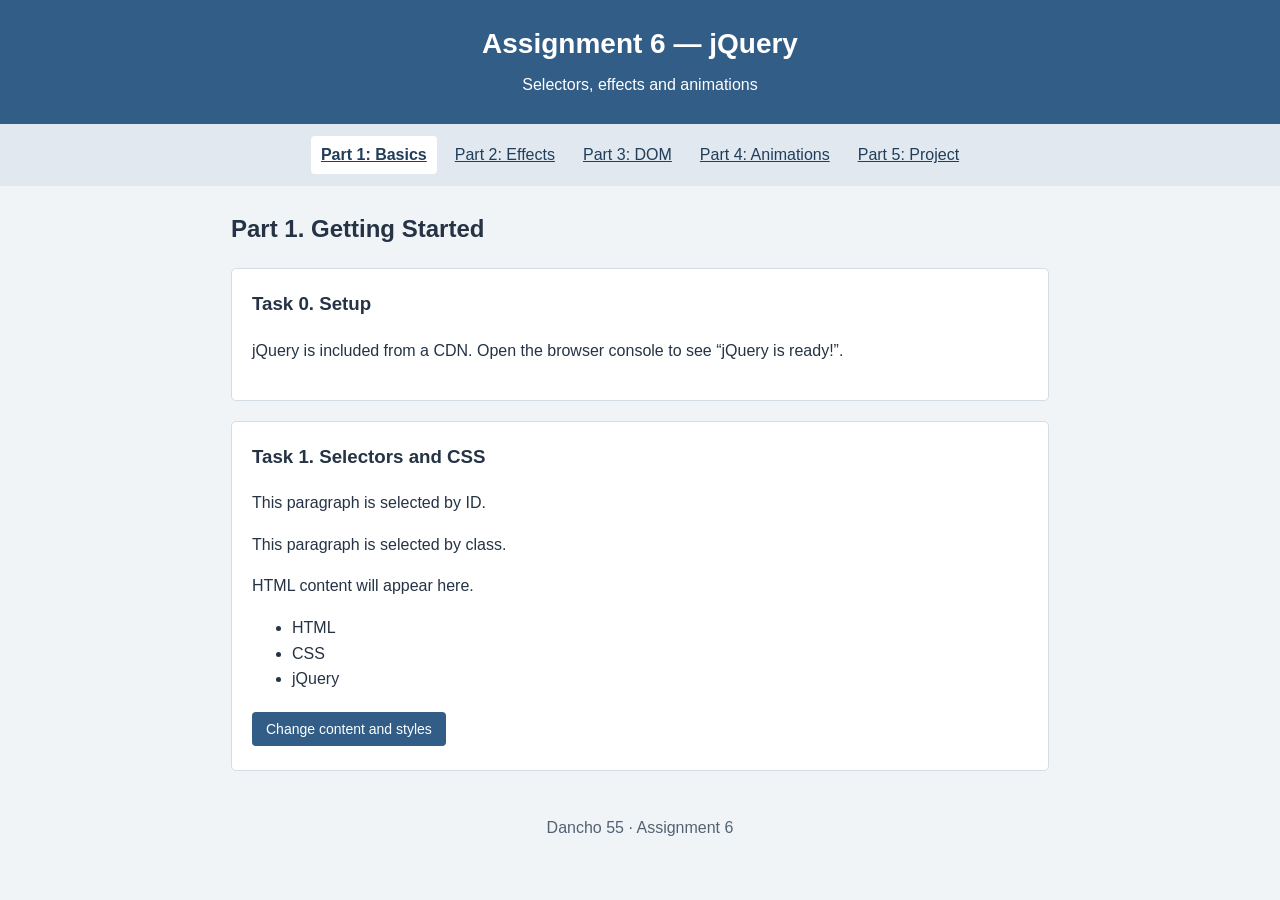
<file: index.html>
<!DOCTYPE html>
<html lang="en">
<head>
  <meta charset="UTF-8">
  <meta name="viewport" content="width=device-width, initial-scale=1.0">
  <title>Part 1. Getting Started | Assignment 6</title>
  <link rel="stylesheet" href="style.css">
</head>
<body>
  <header><h1>Assignment 6 — jQuery</h1><p>Selectors, effects and animations</p></header>
  <nav aria-label="Main navigation"><a href="index.html" aria-current="page">Part 1: Basics</a><a href="effects.html">Part 2: Effects</a><a href="dom.html">Part 3: DOM</a><a href="animations.html">Part 4: Animations</a><a href="project.html">Part 5: Project</a></nav>
  <main><h2>Part 1. Getting Started</h2>
<section><h3>Task 0. Setup</h3><p>jQuery is included from a CDN. Open the browser console to see “jQuery is ready!”.</p></section>
<section><h3>Task 1. Selectors and CSS</h3>
<p id="idText">This paragraph is selected by ID.</p>
<p class="classText">This paragraph is selected by class.</p>
<div id="htmlText">HTML content will appear here.</div>
<ul id="subjects"><li>HTML</li><li>CSS</li><li>jQuery</li></ul>
<button id="changeText">Change content and styles</button></section></main>
  <footer>Dancho 55 · Assignment 6</footer>
  <script src="https://code.jquery.com/jquery-3.7.1.min.js"></script>
  <script src="basics.js"></script>
</body>
</html>
</file>
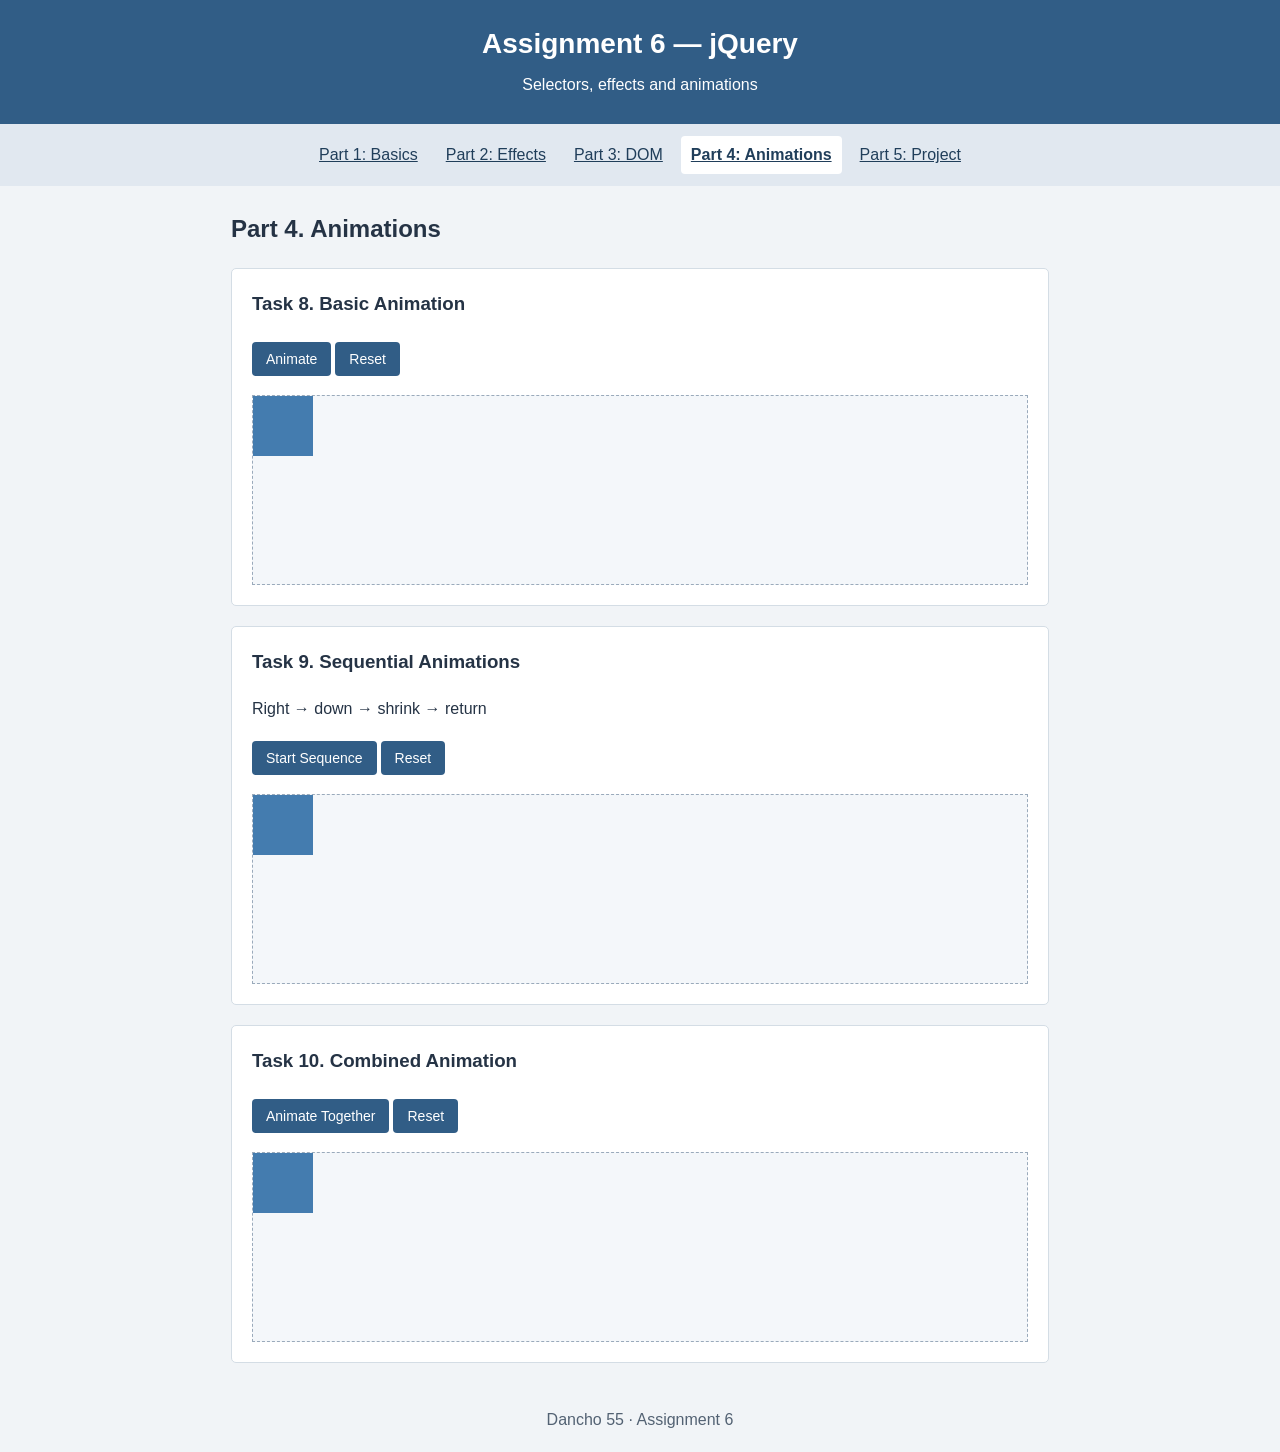
<file: animations.html>
<!DOCTYPE html>
<html lang="en">
<head>
  <meta charset="UTF-8">
  <meta name="viewport" content="width=device-width, initial-scale=1.0">
  <title>Part 4. Animations | Assignment 6</title>
  <link rel="stylesheet" href="style.css">
</head>
<body>
  <header><h1>Assignment 6 — jQuery</h1><p>Selectors, effects and animations</p></header>
  <nav aria-label="Main navigation"><a href="index.html">Part 1: Basics</a><a href="effects.html">Part 2: Effects</a><a href="dom.html">Part 3: DOM</a><a href="animations.html" aria-current="page">Part 4: Animations</a><a href="project.html">Part 5: Project</a></nav>
  <main><h2>Part 4. Animations</h2>
<section><h3>Task 8. Basic Animation</h3><button id="basicStart">Animate</button><button class="reset" data-box="#basicBox">Reset</button><div class="stage"><div id="basicBox" class="box"></div></div></section>
<section><h3>Task 9. Sequential Animations</h3><p>Right → down → shrink → return</p><button id="sequenceStart">Start Sequence</button><button class="reset" data-box="#sequenceBox">Reset</button><div class="stage"><div id="sequenceBox" class="box"></div></div></section>
<section><h3>Task 10. Combined Animation</h3><button id="combinedStart">Animate Together</button><button class="reset" data-box="#combinedBox">Reset</button><div class="stage"><div id="combinedBox" class="box"></div></div></section></main>
  <footer>Dancho 55 · Assignment 6</footer>
  <script src="https://code.jquery.com/jquery-3.7.1.min.js"></script>
  <script src="animations.js"></script>
</body>
</html>
</file>
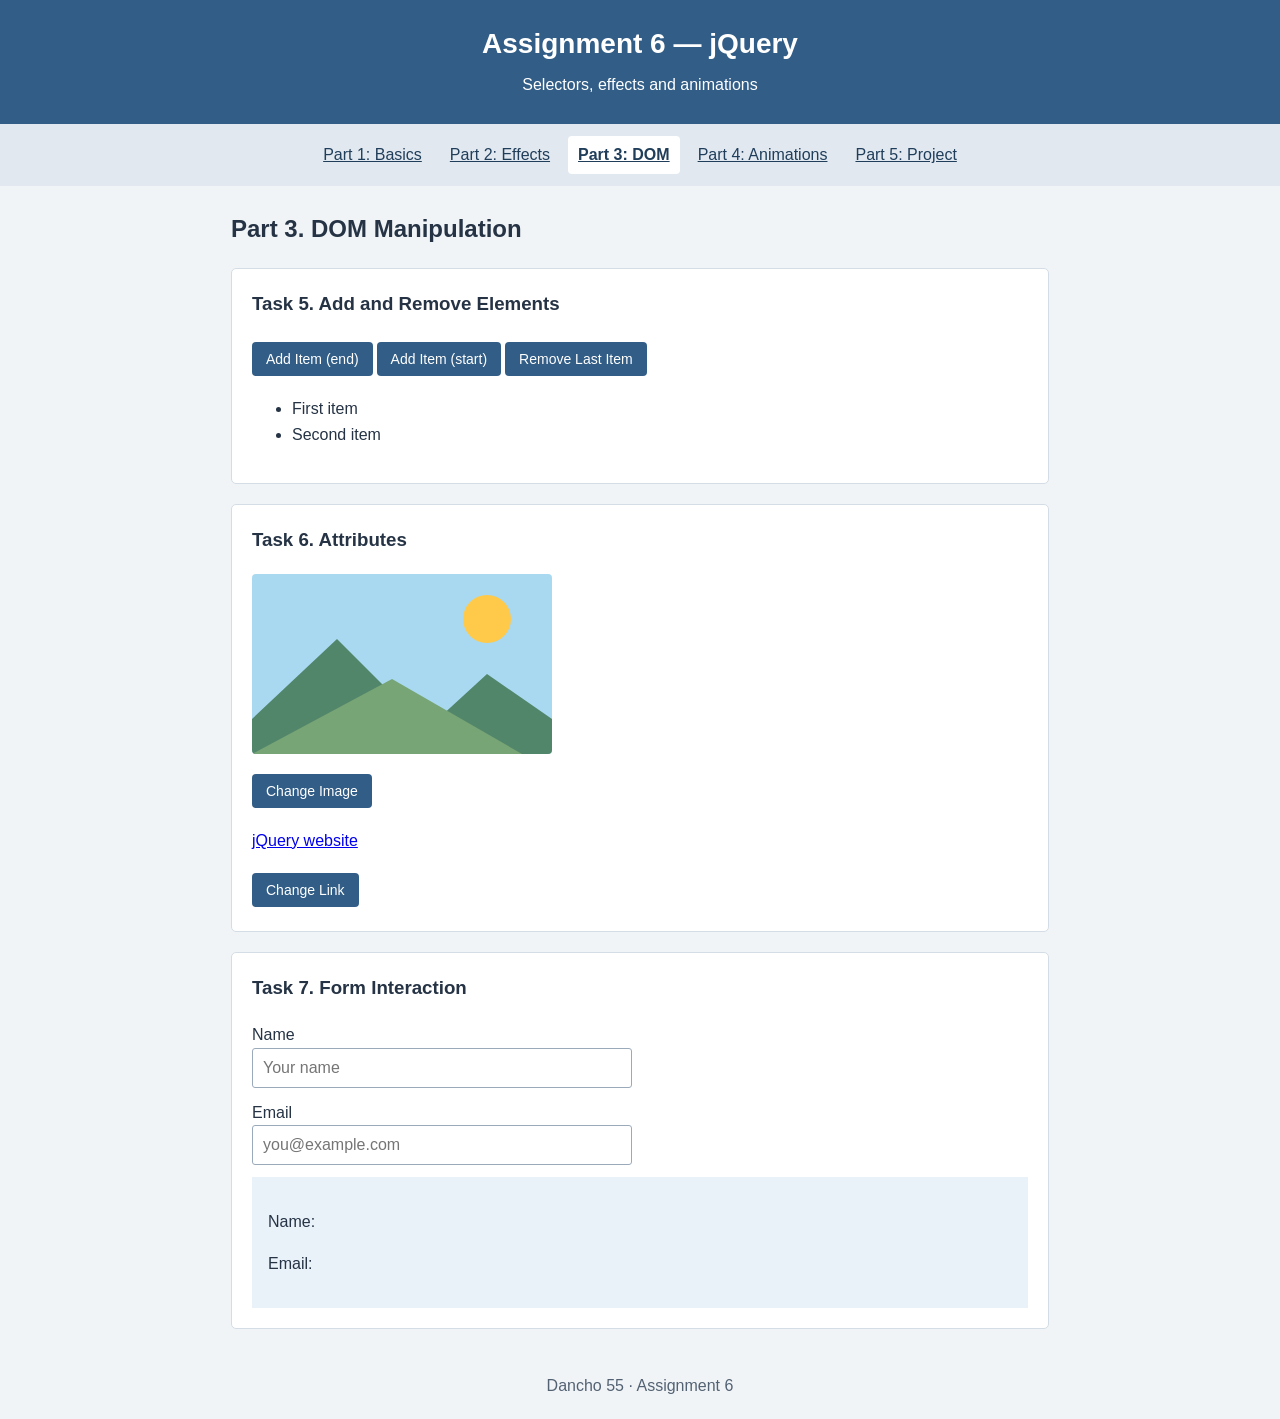
<file: dom.html>
<!DOCTYPE html>
<html lang="en">
<head>
  <meta charset="UTF-8">
  <meta name="viewport" content="width=device-width, initial-scale=1.0">
  <title>Part 3. DOM Manipulation | Assignment 6</title>
  <link rel="stylesheet" href="style.css">
</head>
<body>
  <header><h1>Assignment 6 — jQuery</h1><p>Selectors, effects and animations</p></header>
  <nav aria-label="Main navigation"><a href="index.html">Part 1: Basics</a><a href="effects.html">Part 2: Effects</a><a href="dom.html" aria-current="page">Part 3: DOM</a><a href="animations.html">Part 4: Animations</a><a href="project.html">Part 5: Project</a></nav>
  <main><h2>Part 3. DOM Manipulation</h2>
<section><h3>Task 5. Add and Remove Elements</h3><button id="addItem">Add Item (end)</button><button id="prependItem">Add Item (start)</button><button id="removeItem">Remove Last Item</button><ul id="itemList"><li>First item</li><li>Second item</li></ul></section>
<section><h3>Task 6. Attributes</h3><img id="switchImage" src="assets/day.svg" alt="Sun above green hills" width="300" height="180"><p><button id="changeImage">Change Image</button></p><p><a id="studyLink" href="https://jquery.com/" target="_blank" rel="noopener">jQuery website</a></p><button id="changeLink">Change Link</button></section>
<section><h3>Task 7. Form Interaction</h3><form id="profileForm"><label for="name">Name</label><input id="name" name="name" type="text" placeholder="Your name"><label for="email">Email</label><input id="email" name="email" type="email" placeholder="you@example.com"></form><div class="panel" aria-live="polite"><p>Name: <span id="liveName"></span></p><p>Email: <span id="liveEmail"></span></p></div></section></main>
  <footer>Dancho 55 · Assignment 6</footer>
  <script src="https://code.jquery.com/jquery-3.7.1.min.js"></script>
  <script src="dom.js"></script>
</body>
</html>
</file>
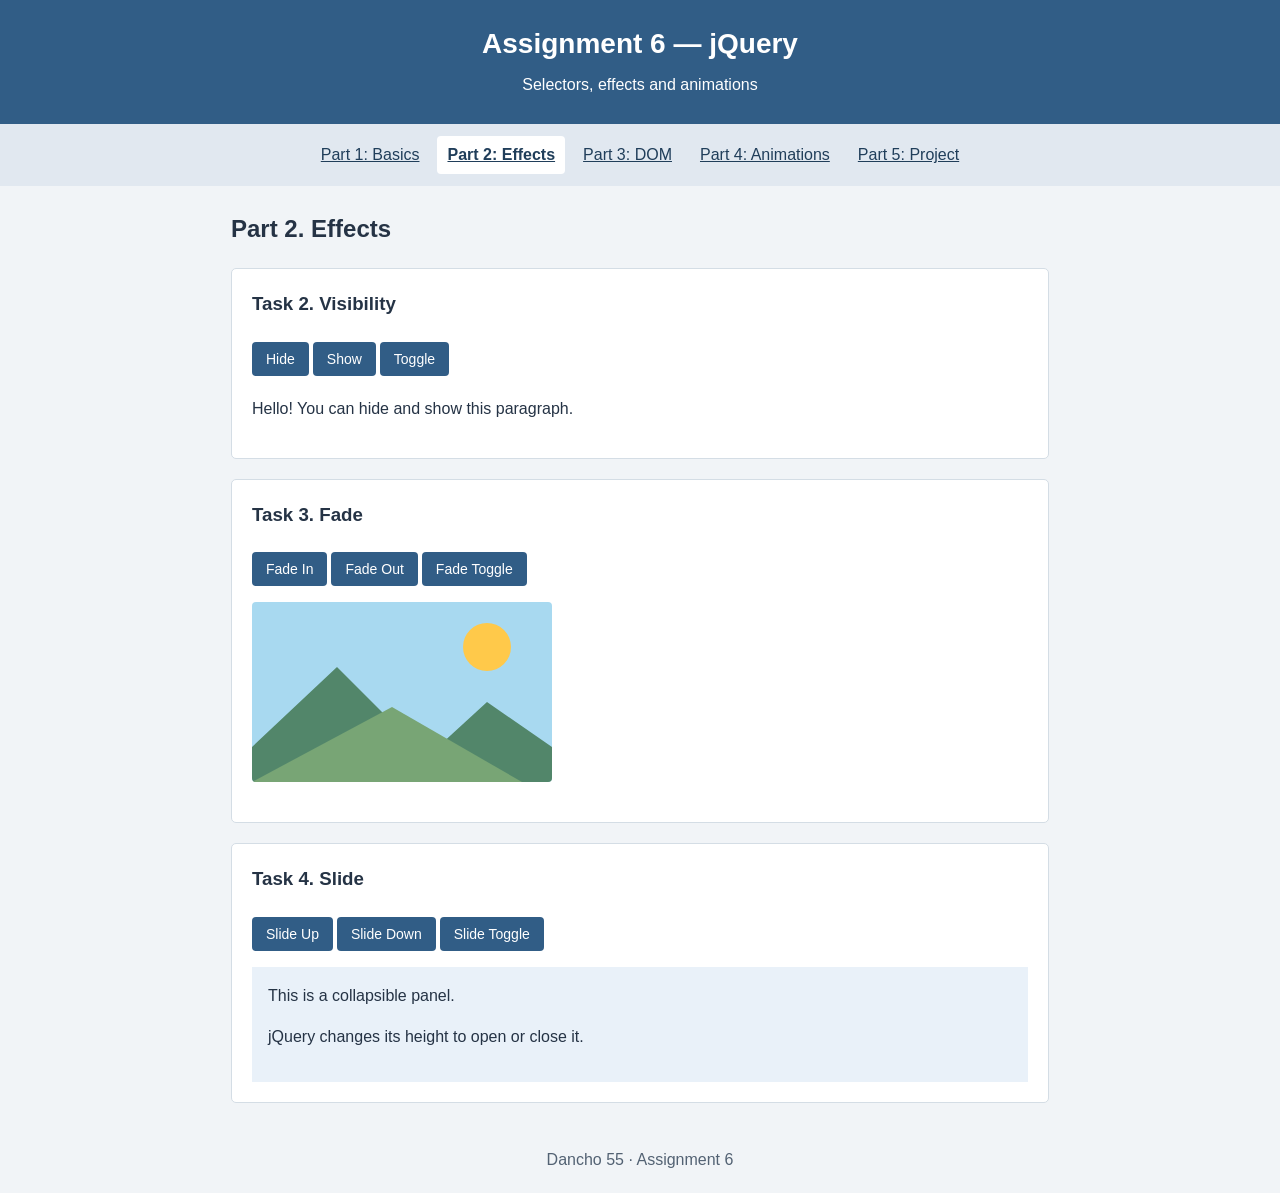
<file: effects.html>
<!DOCTYPE html>
<html lang="en">
<head>
  <meta charset="UTF-8">
  <meta name="viewport" content="width=device-width, initial-scale=1.0">
  <title>Part 2. Effects | Assignment 6</title>
  <link rel="stylesheet" href="style.css">
</head>
<body>
  <header><h1>Assignment 6 — jQuery</h1><p>Selectors, effects and animations</p></header>
  <nav aria-label="Main navigation"><a href="index.html">Part 1: Basics</a><a href="effects.html" aria-current="page">Part 2: Effects</a><a href="dom.html">Part 3: DOM</a><a href="animations.html">Part 4: Animations</a><a href="project.html">Part 5: Project</a></nav>
  <main><h2>Part 2. Effects</h2>
<section><h3>Task 2. Visibility</h3><button id="hideText">Hide</button><button id="showText">Show</button><button id="toggleText">Toggle</button><p id="message">Hello! You can hide and show this paragraph.</p></section>
<section><h3>Task 3. Fade</h3><button id="fadeIn">Fade In</button><button id="fadeOut">Fade Out</button><button id="fadeToggle">Fade Toggle</button><div class="imageSpace"><img id="fadeImage" src="assets/day.svg" alt="Sun above green hills" width="300" height="180"></div></section>
<section><h3>Task 4. Slide</h3><button id="slideUp">Slide Up</button><button id="slideDown">Slide Down</button><button id="slideToggle">Slide Toggle</button><div id="panel" class="panel">This is a collapsible panel.<p>jQuery changes its height to open or close it.</p></div></section></main>
  <footer>Dancho 55 · Assignment 6</footer>
  <script src="https://code.jquery.com/jquery-3.7.1.min.js"></script>
  <script src="effects.js"></script>
</body>
</html>
</file>
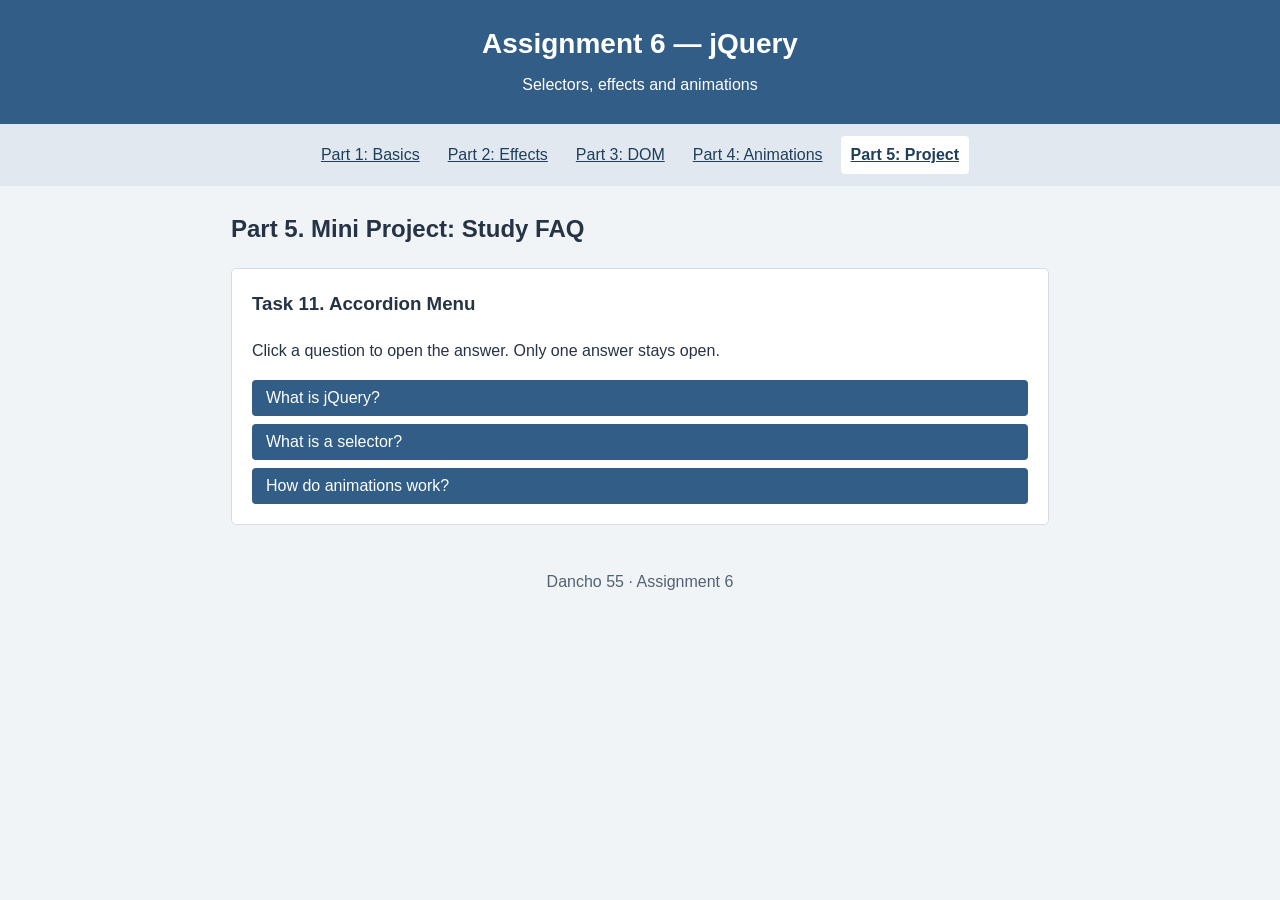
<file: project.html>
<!DOCTYPE html>
<html lang="en">
<head>
  <meta charset="UTF-8">
  <meta name="viewport" content="width=device-width, initial-scale=1.0">
  <title>Part 5. Mini Project: Study FAQ | Assignment 6</title>
  <link rel="stylesheet" href="style.css">
</head>
<body>
  <header><h1>Assignment 6 — jQuery</h1><p>Selectors, effects and animations</p></header>
  <nav aria-label="Main navigation"><a href="index.html">Part 1: Basics</a><a href="effects.html">Part 2: Effects</a><a href="dom.html">Part 3: DOM</a><a href="animations.html">Part 4: Animations</a><a href="project.html" aria-current="page">Part 5: Project</a></nav>
  <main><h2>Part 5. Mini Project: Study FAQ</h2>
<section><h3>Task 11. Accordion Menu</h3><p>Click a question to open the answer. Only one answer stays open.</p>
<button class="question" aria-expanded="false" aria-controls="answer1">What is jQuery?</button><div id="answer1" class="answer"><p>jQuery is a JavaScript library. It makes working with page elements easier.</p></div>
<button class="question" aria-expanded="false" aria-controls="answer2">What is a selector?</button><div id="answer2" class="answer"><p>A selector finds elements. For example, #name selects an ID and .question selects a class.</p></div>
<button class="question" aria-expanded="false" aria-controls="answer3">How do animations work?</button><div id="answer3" class="answer"><p>The animate() method gradually changes numeric CSS properties such as width, left and opacity.</p></div>
</section></main>
  <footer>Dancho 55 · Assignment 6</footer>
  <script src="https://code.jquery.com/jquery-3.7.1.min.js"></script>
  <script src="project.js"></script>
</body>
</html>
</file>
<file: style.css>
* { box-sizing: border-box; }
body { margin: 0; font-family: Arial, sans-serif; background: #f1f4f7; color: #253345; line-height: 1.6; }
header { background: #315d86; color: white; padding: 22px; text-align: center; }
h1 { margin: 0; font-size: 28px; }
header p { margin: 5px 0; }
nav { display: flex; flex-wrap: wrap; justify-content: center; gap: 8px; padding: 12px; background: #e1e8f0; }
nav a { padding: 6px 10px; color: #203e5a; }
nav a[aria-current="page"] { background: white; font-weight: bold; border-radius: 4px; }
main { max-width: 850px; margin: 24px auto; padding: 0 16px; }
section { background: white; border: 1px solid #d4dde5; padding: 20px; margin-bottom: 20px; border-radius: 5px; }
h3 { margin-top: 0; }
button { padding: 9px 14px; margin: 4px 4px 4px 0; background: #315d86; border: 0; border-radius: 4px; color: white; cursor: pointer; font-size: 14px; }
button:hover { background: #244767; }
button:focus-visible, a:focus-visible, input:focus-visible { outline: 3px solid #bd7a00; outline-offset: 3px; }
img { display: block; max-width: 100%; height: auto; margin-top: 12px; border-radius: 4px; }
.imageSpace { min-height: 200px; }
.panel { background: #e9f1f9; padding: 16px; margin-top: 12px; }
label { display: block; margin-top: 12px; }
input { width: 100%; max-width: 380px; padding: 10px; border: 1px solid #9aaabb; border-radius: 3px; font-size: 16px; }
.stage { position: relative; height: 190px; margin-top: 15px; border: 1px dashed #9aaabb; background: #f4f7fa; }
.box { position: relative; width: 60px; height: 60px; background: #447caf; }
.question { display: block; text-align: left; width: 100%; margin: 8px 0 0; font-size: 16px; }
.question[aria-expanded="true"] { background: #244767; }
.answer { display: none; background: #e9f1f9; padding: 1px 16px; }
footer { text-align: center; padding: 20px; color: #536273; }
</file>
